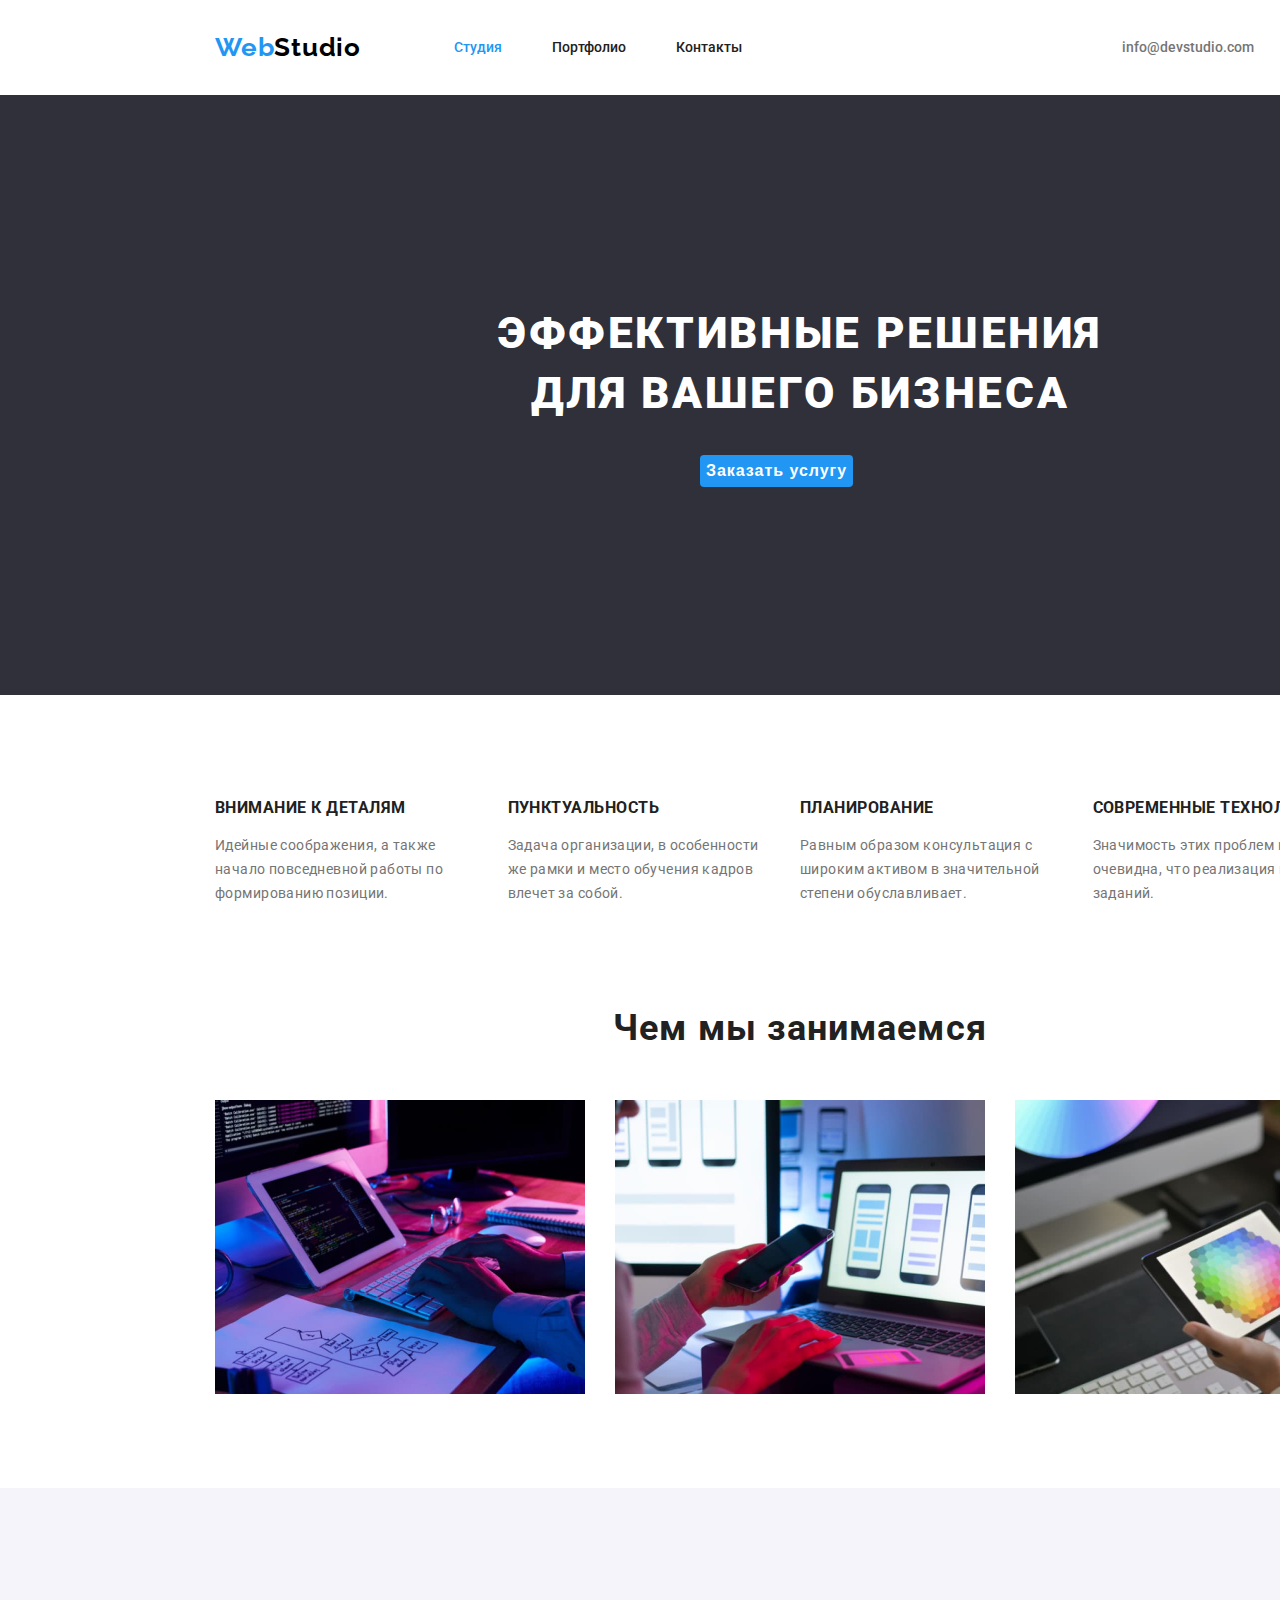
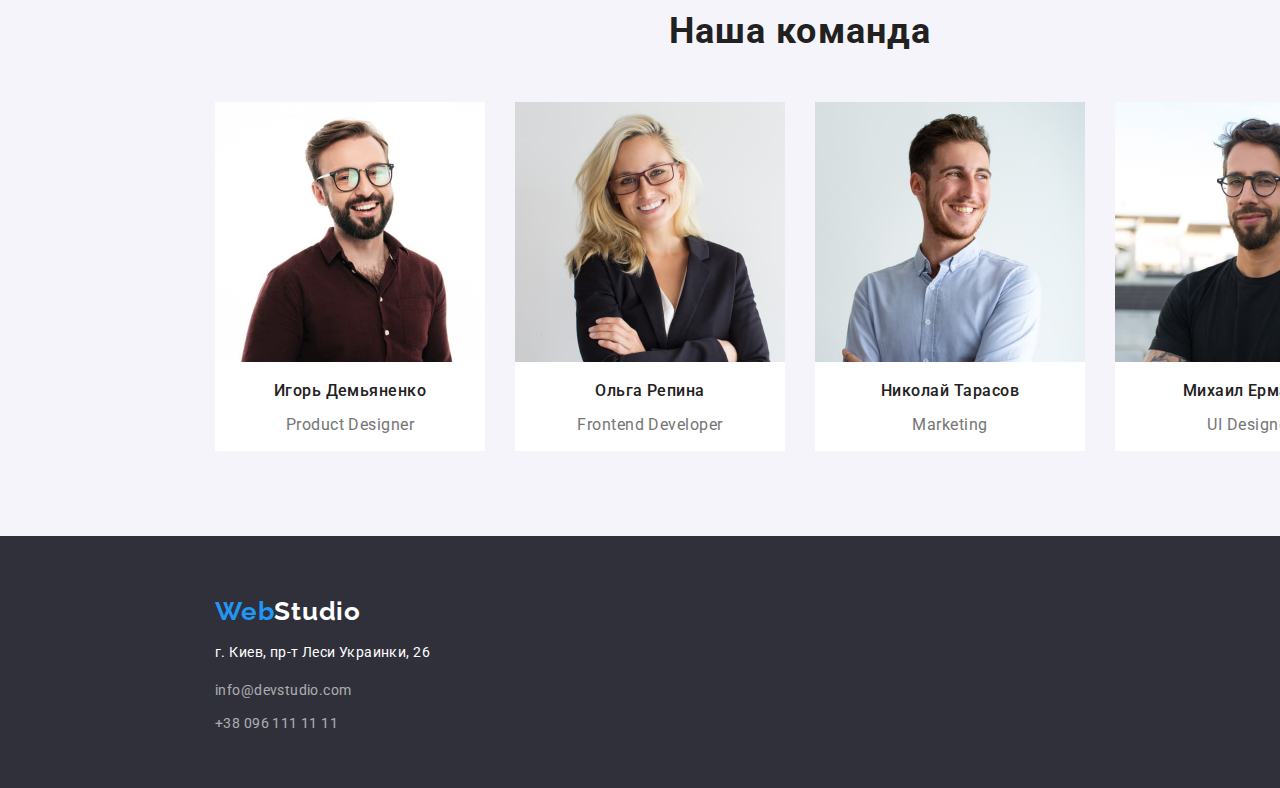
<file: index.html>
<!DOCTYPE html>
<html lang="ru">

<head>
    <meta charset="UTF-8">
    <meta http-equiv="X-UA-Compatible" content="IE=edge">
    <meta name="viewport" content="width=device-width, initial-scale=1.0">
    <link rel="stylesheet" href="./css/normalize.css">
    <link rel="preconnect" href="https://fonts.googleapis.com">
    <link rel="preconnect" href="https://fonts.gstatic.com" crossorigin>
    <link href="https://fonts.googleapis.com/css2?family=Raleway:wght@700&family=Roboto:wght@400;500;700;900&display=swap" rel="stylesheet">
    <link rel="stylesheet" href="./css/styles.css">
    <title>WebStudio</title>
</head>

<body>

    <header class="header">
        <a href="#" class="logo" lang="en">Web<span class="logo-studio">Studio</span></a>
        <nav class="navigation">
            <ul class="list navigation-list">
                <li>
                    <a href="#" class="page navigation-link">Студия</a>
                </li>
                <li>
                    <a href="./portfolio.html" class="navigation-link">Портфолио</a>
                </li>
                <li>
                    <a href="#" class="navigation-link">Контакты</a>
                </li>
            </ul>
        </nav>
        <ul class="list contacts">
            <li>   
                <a href="mailto:info@devstudio.com" class="contacts-link">info@devstudio.com</a>
            </li>
            <li>
                <a href="tel:+38 096 111 11 11" class="contacts-link">+38 096 111 11 11</a>
            </li>
        </ul>
    </header>

    <main>

<!--Hero-->
        <section class="hero">
            <div class="hero-container">
                <h1 class="hero-title">Эффективные решения для вашего бизнеса</h1>
                <div class="container-btn">
                    <button class="hero-btn" type="button">Заказать услугу</button>
                </div>
            </div>
        </section>

<!--Description-->
        <section class="description">
            <ul class="list description-list">
                <li class="description-item">
                    <h3 class="description-title">Внимание к деталям</h3>
                    <p class="description-text">Идейные соображения, а также начало повседневной работы по формированию позиции.</p>
                </li>
                <li class="description-item">
                    <h3 class="description-title">Пунктуальность</h3>
                    <p class="description-text">Задача организации, в особенности же рамки и место обучения кадров влечет за собой.</p>
                </li>
                <li class="description-item">
                    <h3 class="description-title">Планирование</h3>
                    <p class="description-text">Равным образом консультация с широким активом в значительной степени обуславливает.</p>
                </li>
                <li class="description-item">
                    <h3 class="description-title">Современные технологии</h3>
                    <p class="description-text">Значимость этих проблем настолько очевидна, что реализация плановых заданий.</p>
                </li>
            </ul>
        </section>

<!--Title-->
        <section class="title">
            <div class="title-conainer">
                <div class="container-text">
                    <h2 class="title-text">Чем мы занимаемся</h2>
                </div>
                <ul class="list img">
                    <li class="title-img">
                        <img src="./images/studio/1.jpg" alt="computer" width="370" height="294">
                    </li>
                    <li class="title-img">
                        <img src="./images/studio/2.jpg" alt="laptop" width="370" height="294">
                    </li>
                    <li class="title-img">
                        <img src="./images/studio/3.jpg" alt="tablet" width="370" height="294">
                    </li>
                </ul>
            </div>
        </section>

<!--Team-->
        <section class="team">
            <div class="team-container">
                <div class="team-title-container">
                    <h2 class="team-title">Наша команда</h2>
                </div>
                <ul class="list team-item">
                    <li class="team-item-name">
                        <img src="./images/studio/photo1.jpg" alt="Product Designer" width="270" height="260">
                        <h3 class="team-name">Игорь Демьяненко</h3>
                        <p class="team-job-item" lang="en">Product Designer</p>
                    </li>
                    <li class="team-item-name">
                        <img src="./images/studio/photo2.jpg" alt="Frontend Developer" width="270" height="260">
                        <h3 class="team-name">Ольга Репина</h3>
                        <p class="team-job-item" lang="en">Frontend Developer</p>
                        </li>
                    <li class="team-item-name">
                        <img src="./images/studio/photo3.jpg" alt="Marketing" width="270" height="260">
                        <h3 class="team-name">Николай Тарасов</h3>
                        <p class="team-job-item" lang="en">Marketing</p>
                    </li>
                    <li class="team-item-name">
                        <img src="./images/studio/photo4.jpg" alt="UI Designer" width="270" height="260">
                        <h3 class="team-name">Михаил Ермаков</h3>
                        <p class="team-job-item" lang="en">UI Designer</p>
                    </li>
                </ul>
            </div>
        </section>

    </main>

    <footer class="footer">
        <div class="address">
            <a href="#" class="footer-logo">Web<span class="logo-part">Studio</span></a>
            <address>
                <p class="footer-text">г. Киев, пр-т Леси Украинки, 26</p>
                <ul class="list">
                    <li class="footer-text">
                        <a href="mailto:info@devstudio.com" class="footer-item">info@devstudio.com</a>
                    </li>
                    <li class="footer-text">
                        <a href="tel:+38 096 111 11 11" class="footer-item">+38 096 111 11 11</a>
                    </li>
                </ul>
            </address>
        </div>
    </footer>

</body>

</html>
</file>
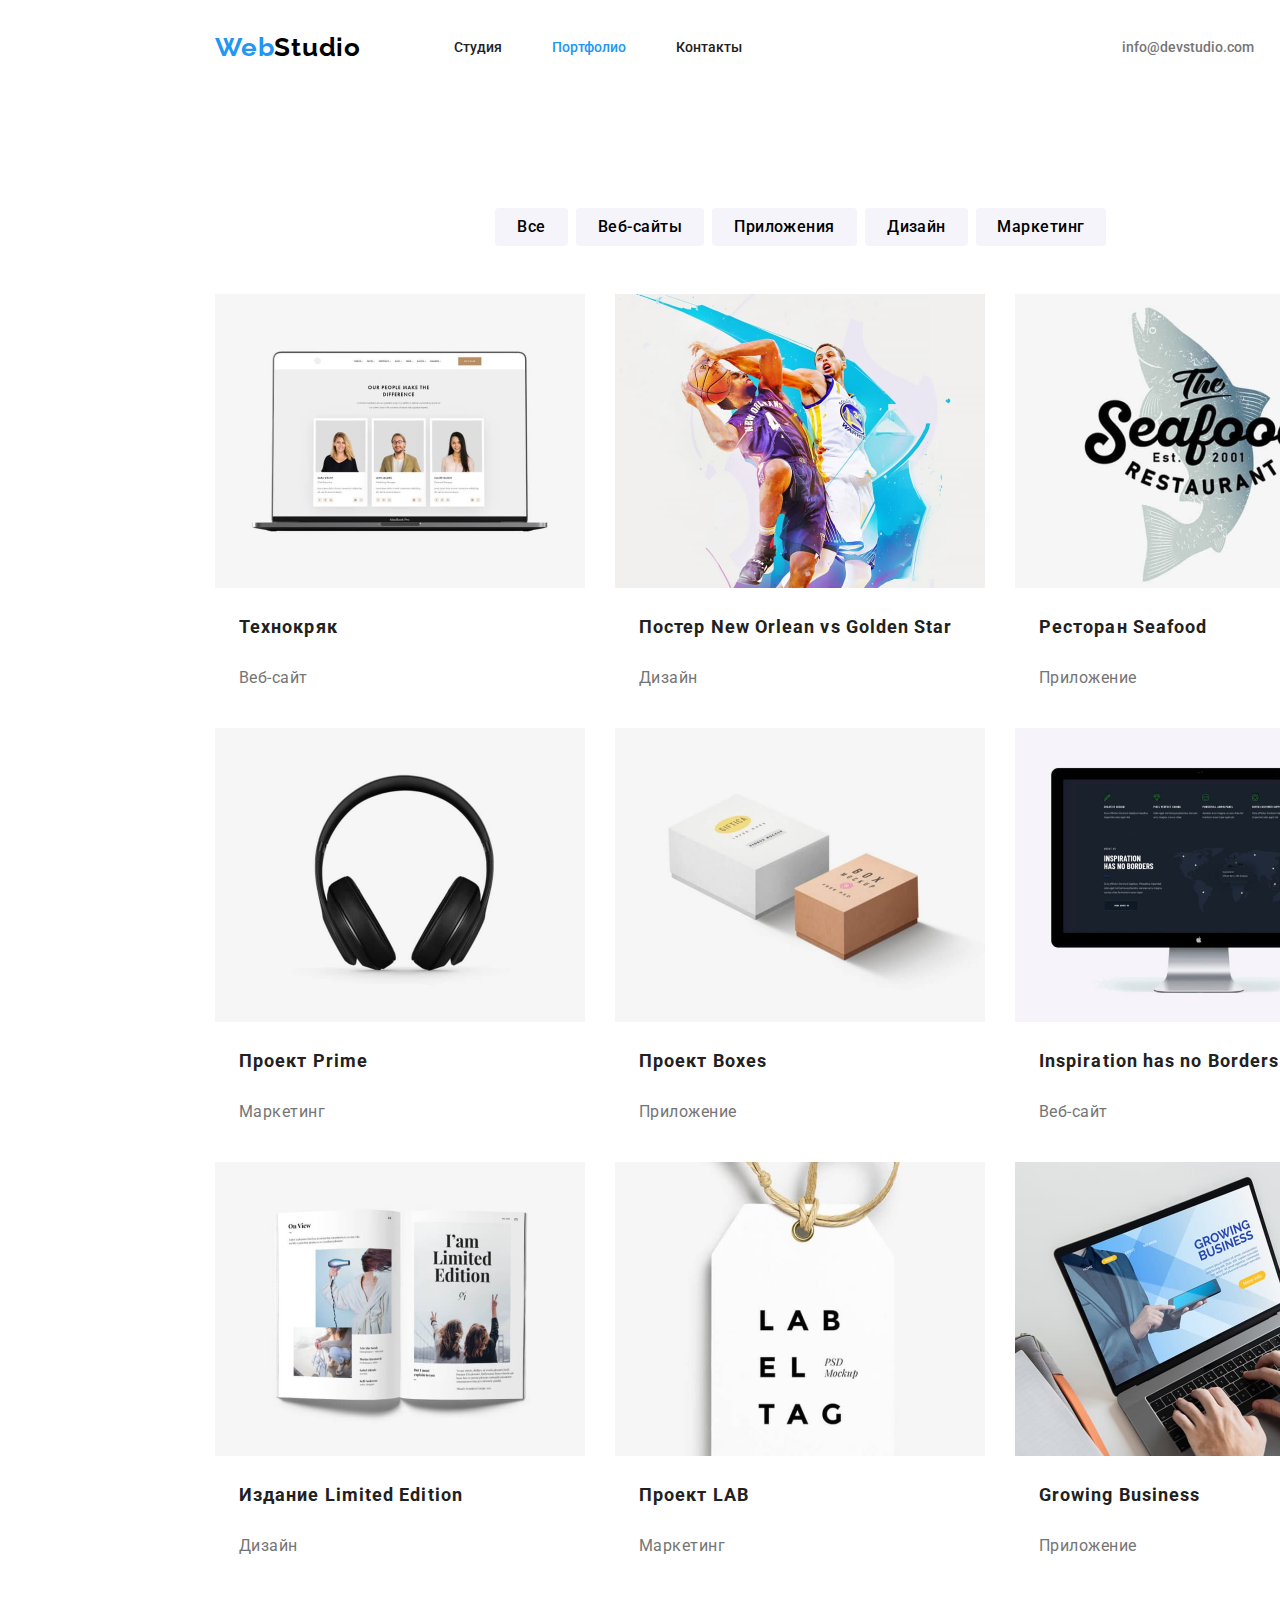
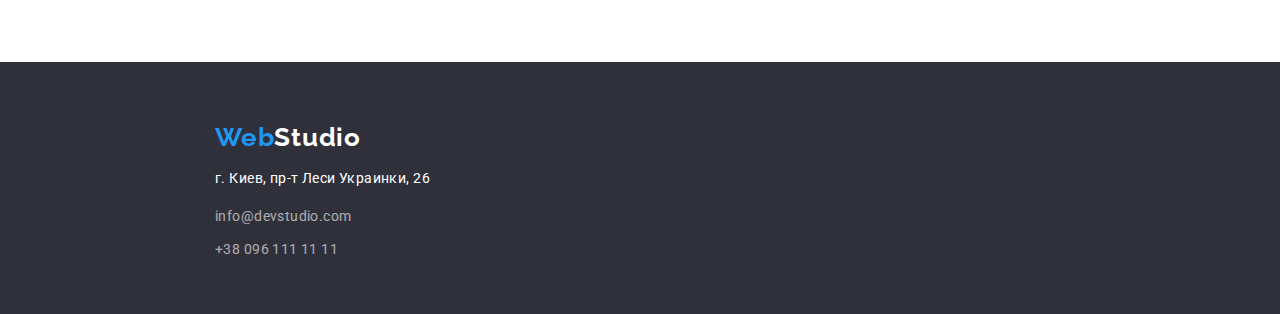
<file: portfolio.html>
<!DOCTYPE html>
<html lang="ru">

<head>
    <meta charset="UTF-8">
    <meta http-equiv="X-UA-Compatible" content="IE=edge">
    <meta name="viewport" content="width=device-width, initial-scale=1.0">
    <link rel="stylesheet" href="./css/normalize.css">
    <link rel="preconnect" href="https://fonts.googleapis.com">
    <link rel="preconnect" href="https://fonts.gstatic.com" crossorigin>
    <link href="https://fonts.googleapis.com/css2?family=Raleway:wght@700&family=Roboto:wght@400;500;700;900&display=swap" rel="stylesheet">
    <link rel="stylesheet" href="./css/styles.css">
    <title>WebStudio</title>
</head>

<body>

    <header class="header">
        <a href="#" class="logo" lang="en">Web<span class="logo-studio">Studio</span></a>
        <nav class="navigation">
            <ul class="list navigation-list">
                <li>
                    <a href="./index.html" class="navigation-link">Студия</a>
                </li>
                <li>
                    <a href="" class="page navigation-link">Портфолио</a>
                </li>
                <li>
                    <a href="#" class="navigation-link">Контакты</a>
                </li>
            </ul>
        </nav>
        <ul class="list contacts">
            <li>
                <a href="mailto:info@devstudio.com" class="contacts-link">info@devstudio.com</a>
            </li>
            <li>
                <a href="tel:+38 096 111 11 11" class="contacts-link">+38 096 111 11 11</a>
            </li>
        </ul>
    </header>

    <main>
        <section class="portfolio">
            <h1></h1>
            <div class="portfolio-container">
                <ul class="list filter">  
                    <li>
                        <button class="filter-btn btn-one" type="button">Все</button>
                    </li>
                    <li class="filter-item">
                        <button class="filter-btn btn-two" type="button">Веб-сайты</button>
                    </li>
                    <li class="filter-item">
                        <button class="filter-btn btn-three" type="button">Приложения</button>
                    </li>
                    <li class="filter-item">
                        <button class="filter-btn btn-four" type="button">Дизайн</button>
                    </li>
                    <li class="filter-item">
                        <button class="filter-btn btn-five" type="button">Маркетинг</button>
                    </li>
                </ul>
                <ul class="list project">
                    <li class="project-item">
                        <a href="#" class="pro-container">   
                            <img src="./images/portfolio/picture1.jpg" alt="website" class="project-img" width="370" height="294">
                            <div class="project-container">
                                <h3 class="project-title">Технокряк</h3>
                                <p class="project-text">Веб-сайт</p>
                            </div>
                        </a>
                    </li>
                    <li class="project-item">
                        <a href="#" class="pro-container">
                            <img src="./images/portfolio/picture2.jpg" alt="basketball" class="project-img" width="370" height="294">
                            <div class="project-container">
                                <h3 class="project-title">Постер New Orlean vs Golden Star</h3>
                                <p class="project-text">Дизайн</p>
                            </div>
                        </a>
                    </li>
                    <li class="project-item">
                        <a href="#" class="pro-container">
                            <img src="./images/portfolio/picture3.jpg" alt="label" class="project-img" width="370" height="294">
                            <div class="project-container">
                                <h3 class="project-title">Ресторан Seafood</h3>
                                <p class="project-text">Приложение</p>
                            </div>
                        </a>
                    </li>
                    <li class="project-item">
                        <a href="#" class="pro-container">
                            <img src="./images/portfolio/picture4.jpg" alt="earphone" class="project-img" width="370" height="294">
                            <div class="project-container">
                                <h3 class="project-title">Проект Prime</h3>
                                <p class="project-text">Маркетинг</p>
                            </div>
                        </a>
                    </li>
                    <li class="project-item">
                        <a href="#" class="pro-container">
                            <img src="./images/portfolio/picture5.jpg" alt="boxes" class="project-img" width="370" height="294">
                            <div class="project-container">
                                <h3 class="project-title">Проект Boxes</h3>
                                <p class="project-text">Приложение</p>
                            </div>
                        </a>
                    </li>
                    <li class="project-item">
                        <a href="#" class="pro-container">
                            <img src="./images/portfolio/picture6.jpg" alt="monitor" class="project-img" width="370" height="294">
                            <div class="project-container">
                                <h3 class="project-title">Inspiration has no Borders</h3>
                                <p class="project-text">Веб-сайт</p>
                            </div>
                        </a>
                    </li>
                    <li class="project-item">
                        <a href="#" class="pro-container">
                            <img src="./images/portfolio/picture7.jpg" alt="magazine" class="project-img" width="370" height="294">
                            <div class="project-container">
                                <h3 class="project-title">Издание Limited Edition</h3>
                                <p class="project-text">Дизайн</p>
                            </div>
                        </a>
                    </li>
                    <li class="project-item">
                        <a href="#" class="pro-container">
                            <img src="./images/portfolio/picture8.jpg" alt="tag" class="project-img" width="370" height="294">
                            <div class="project-container">
                                <h3 class="project-title">Проект LAB</h3>
                                <p class="project-text">Маркетинг</p>
                            </div>
                        </a>
                    </li>
                    <li class="project-item">
                        <a href="#" class="pro-container">
                            <img src="./images/portfolio/picture9.jpg" alt="laptop" class="project-img" width="370" height="294">
                            <div class="project-container">
                                <h3 class="project-title">Growing Business</h3>
                                <p class="project-text">Приложение</p>
                            </div>
                        </a>
                    </li>
                </ul>
            </div>
        </section>
    </main>

    <footer class="footer">
        <div class="address">
            <a href="#" class="footer-logo">Web<span class="logo-part">Studio</span></a>
            <address>
                <p class="footer-text">г. Киев, пр-т Леси Украинки, 26</p>
                <ul class="list">
                    <li class="footer-text">
                        <a href="mailto:info@devstudio.com" class="footer-item">info@devstudio.com</a>
                    </li>
                    <li class="footer-text">
                        <a href="tel:+38 096 111 11 11" class="footer-item">+38 096 111 11 11</a>
                    </li>
                </ul>
            </address>
        </div>
    </footer>
    
</body>   
</html>
</file>
<file: css/styles.css>
:root {
    --primary-color: #212121;
    --secondary-color: #ffffff;
    --accent-color: #2196F3;
    --common-color: #2F303A;
    --main-fon: 'Roboto', sans-serif;
    --secondary-fon: 'Raleway', sans-serif;
}

* {
    box-sizing: border-box;
}

body {
    color: var(--primary-color);
    font-family: var(--main-fon);
    font-size: 14px;

}


.list {
    list-style: none;
    padding: 0%;
}

/* Header */

.header {
    width: 1600px;
    margin: 0 auto;
    padding: 25px 0px 25px 215px;


    font-weight: 500;
    display: flex;
    align-items: center;

    background-color: var(--secondary-color);
}

.logo {
    color: var(--accent-color);
    font-size: 26px;
    line-height: 1.19;
    margin-right: 93px;
    font-family: var(--secondary-fon);
    text-decoration: none;
    font-weight: 700;
    letter-spacing: 0.03em;
}

.logo-studio{
    color: black;
}

.navigation {
    margin-right: 330px;
}

.navigation-list {
    display: flex;
}

.navigation-link {
    text-decoration: none;
    margin-right: 50px;
    padding: 32px 0;
    line-height: 1.14;
    color: var(--primary-color);
}

.navigation-link:hover,
.navigation-link:focus {
    color: var(--accent-color);
}

.page {
    color: var(--accent-color);
}

.contacts {  
    display: flex;

    color: #757575;
}

.contacts-link {
    text-decoration: none;
    margin-right: 50px;
    padding: 32px 0;
    line-height: 1.14;

    color: #757575;
}

.contacts-link:hover,
.contacts-link:focus {
    color: var(--accent-color);
}


/* Footer */

.footer {
    width: 1600px;
    height: 252px;
    margin: 0 auto;
    background-color: var(--common-color);
}

.address {
    padding-top: 60px;
    padding-left: 215px;
}

.footer-logo {
    width: 145px;
    height: 30px;
    text-decoration: none;

    font-family: 'Raleway';
    font-style: normal;
    font-weight: 700;
    font-size: 26px;
    line-height: 1.19;
    letter-spacing: 0.03em;

    color: var(--accent-color);
}

.logo-part {
    color: var(--secondary-color);
}

.footer-text {
    margin-bottom: 9px;
    font-style: normal;
    font-weight: 400;

    line-height: 1.71;
    letter-spacing: 0.03em;
    color: var(--secondary-color);
    cursor: pointer;
}

.footer-text:hover,
.footer-text:focus {
    color: var(--accent-color);
}

.footer-item {
    text-decoration: none;
    color: var(--secondary-color);
    opacity: 60%;
}

.footer-item:hover,
.footer-item:focus {
    color: var(--accent-color);
}

/* Studio */

/* hero section */

.hero {
    background-color: var(--common-color);
    width: 1600px;
    height: 600px;
    margin: 0 auto;
}

.hero-container {
    padding: 180px 452px 300px 452px;
}

.hero-title {
    position: absolute;
    width: 696px;
    height: 120px;

    font-style: normal;
    font-weight: 900;
    font-size: 44px;
    line-height: 1.36;

    text-align: center;
    letter-spacing: 0.06em;
    text-transform: uppercase;
    color: var(--secondary-color);
}

.hero-btn {
    color: var(--secondary-color);
    background-color: #2196F3;
    border: none;
    border-radius: 4px;
    cursor: pointer;
    font-style: normal;
    font-weight: 700;
    font-size: 16px;
    line-height: 1.87;
    letter-spacing: 0.06em;

}


.container-btn {
    padding: 150px 0 0 248px;
    margin-top: 30px;

}

/* Description section */

.description {
    background-color: var(--secondary-color);
    width: 1600px;
    height: 269px;
    margin: 0 auto;
}

.description-list {
    padding: 74px 215px 94px 215px;
    display: flex;
}

.description-item {
    width: 270px;
    height: 101px;
    margin-right: 30px;
}

.description-title {
    font-style: normal;
    font-weight: 700;

    line-height: 1.14;
    letter-spacing: 0.03em;
    text-transform: uppercase;
}

.description-text {
    font-style: normal;
    font-weight: 400;

    line-height: 1.71;
    letter-spacing: 0.03em;
    color: #757575;
}

/* Title section */

.title {
    background-color: var(--secondary-color);
    width: 1600px;
    height: 480px;
    margin: 0 auto;
}

.title-conainer {
    padding: 0 215px 94px 215px;
}

.title-text {
    font-style: normal;
    font-weight: 700;
    font-size: 36px;
    line-height: 1.16;
    text-align: center;
    letter-spacing: 0.03em;
}

.container-text {
    margin-bottom: 50px;
}

.img {
    display: flex;
}

.title-img {
    margin-right: 30px;
}

/* Team section */

.team {
    background-color: #F5F4FA;
    width: 1600px;
    height: 648px;
    margin: 0 auto;
}

.team-container {
    padding: 93px 215px 94px 215px;
}

.team-title {
    font-style: normal;
    font-weight: 700;
    font-size: 36px;
    line-height: 1.16;
    text-align: center;
    letter-spacing: 0.03em;
}

.team-title-container {
    margin-bottom: 50px;
}

.team-item {
    display: flex;
}

.team-item-name {
    background-color: var(--secondary-color);
    margin-right: 30px;
}

.team-name {
    font-style: normal;
    font-weight: 500;
    font-size: 16px;
    line-height: 1.18;
    text-align: center;
    letter-spacing: 0.03em;
}

.team-job-item {
    font-style: normal;
    font-weight: 400;
    font-size: 16px;
    line-height: 1.18;
    text-align: center;
    letter-spacing: 0.03em;
    color: #757575;
}




/* Portfolio section */

.portfolio {
    background-color: var(--secondary-color);
    width: 1600px;
    height: 1548px;
    margin: 0 auto;
}

.filter {
    display: flex;
    padding: 94px 280px 34px 280px;
}


.filter-btn {
    height: 38px;
    margin-right: 8px;

    font-family: var(--main-fon);
    font-style: normal;
    font-weight: 500;
    font-size: 16px;
    line-height: 1.62;
    text-align: center;
    letter-spacing: 0.03em;

    border: none;
    border-radius: 4px;
    cursor: pointer;

    background-color: #F5F4FA;
}

.filter-btn:hover,
.filter-btn:focus {
    color: var(--secondary-color);
    background-color: var(--accent-color);
}

.btn-one {
    width: 73px;
}

.btn-two {
    width: 128px;
}

.btn-three {
    width: 145px;
}

.btn-four {
    width: 103px;
}

.btn-five {
    width: 130px;
}

.portfolio-container {
    padding-left: 215px;
}

.project {
    display: flex;
    flex-wrap: wrap;
}

.project-item {
    width: 370px;
    height: 404px;
    margin-right: 30px;
    margin-bottom: 30px;
    background-color: var(--secondary-color);
}

.project-title {
    font-style: normal;
    font-weight: 700;
    font-size: 18px;
    line-height: 2;
    letter-spacing: 0.06em;
    color: var(--primary-color);
}

.project-text {
    font-style: normal;
    font-weight: 400;
    font-size: 16px;
    line-height: 1.87;
    letter-spacing: 0.03em;
    color: #757575;
}

.project-container {
    padding-left: 24px;
}
.pro-container {
    text-decoration: none;
}
</file>
